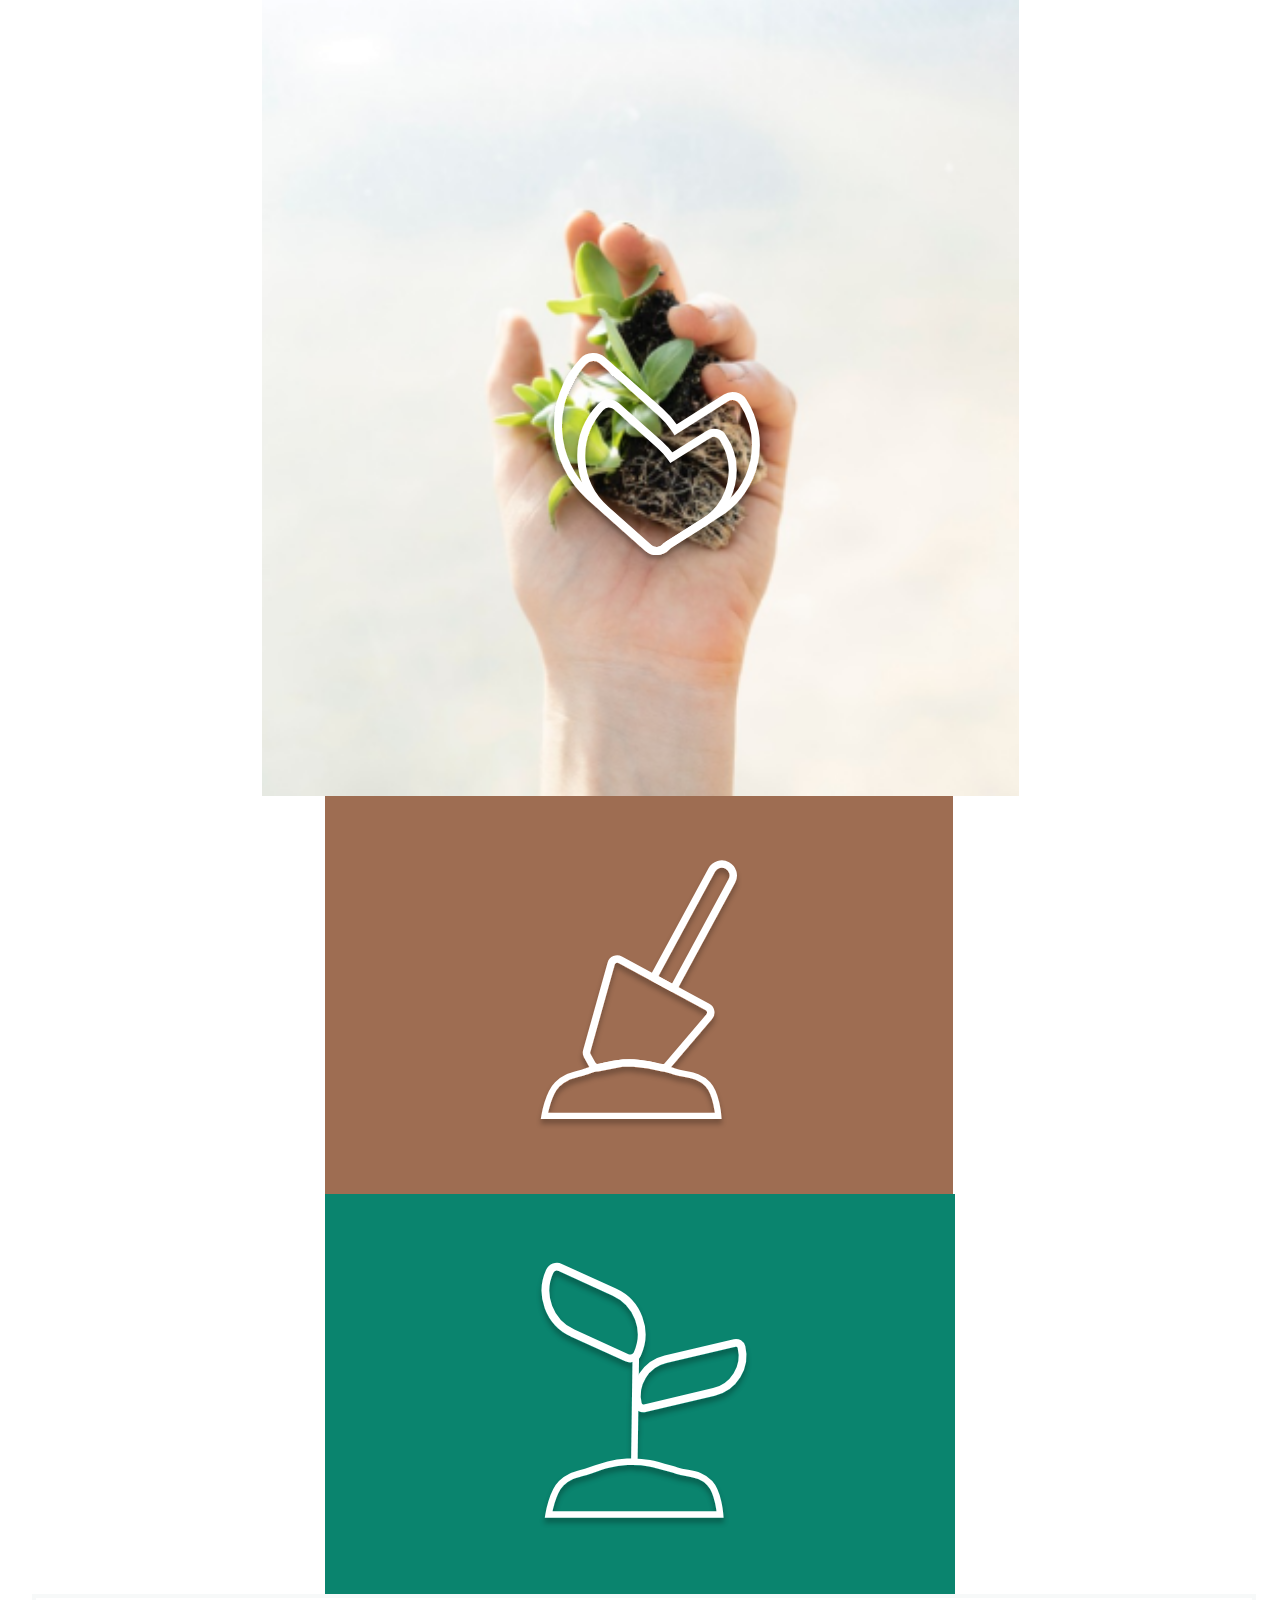
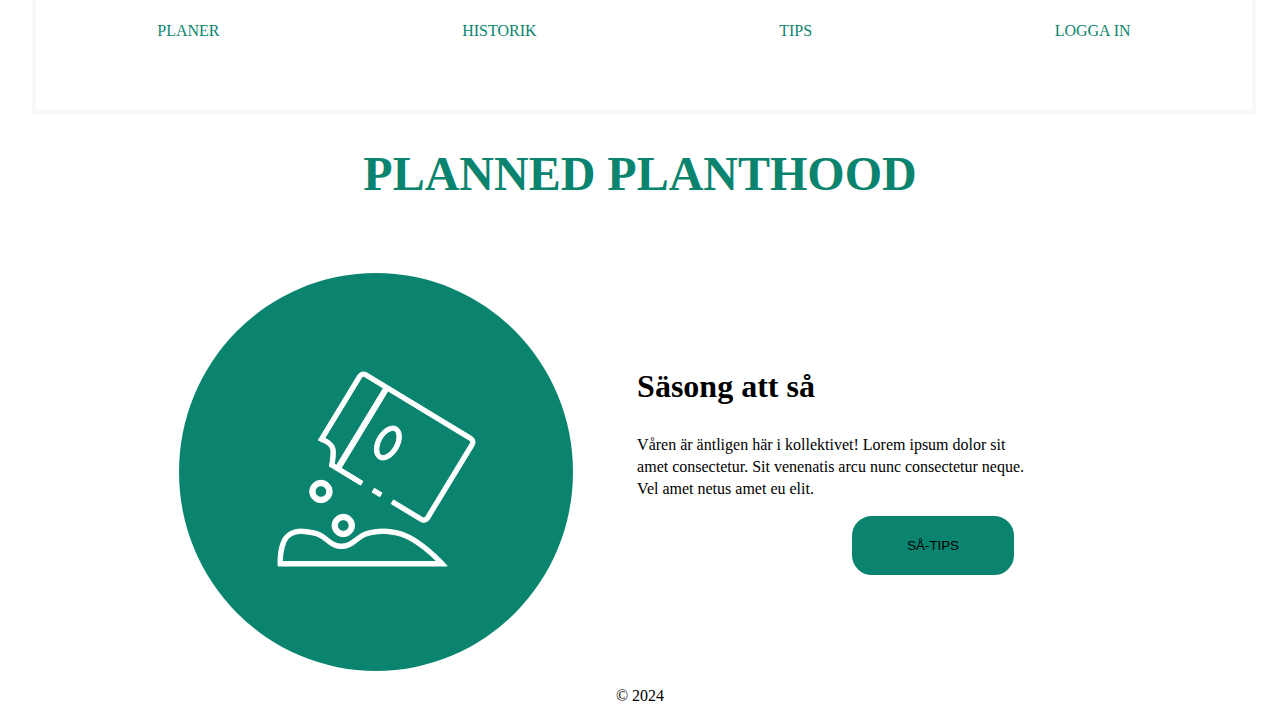
<file: index.html>
<!DOCTYPE html>
<html lang="en">
<head>
    <meta charset="UTF-8">
    <meta name="viewport" content="width=device-width, initial-scale=1.0">
    <title>Planthood</title>
    <link rel="stylesheet" href="index.css">
    <link rel="stylesheet" href="hero.css">
    <link rel="stylesheet" href="nav.css">
    <link rel="stylesheet" href="veckorseed.css">
</head>
<body>

 
    
      <section class="main">

        <section class="hero">
            <img id="logo" src="images/Logo.svg" alt="">
           <img  id="menu" src="/images/menu.png" alt="">
        </section>

        <section class="dig-seedling">
            <img id="dig" src="images/dig.svg" alt="">
            <img id="seedling" src="images/seedling.svg" alt="">
          </section>
     
      
    
        
      </section>

      <header class="header head">
        <nav><a href="#"> PLANER</a></nav>
        <nav><a href="#">HISTORIK</a></nav>
        <nav><a href="#">TIPS</a></nav>
        <nav><a href="#">LOGGA IN</a></nav>
    </header>








      <main class="veckoorseed">

           

            <h1>PLANNED PLANTHOOD</h1>
   
            <section class="article">
          
                <article class="article-img"> 
                      
                    <img src="images/Vectorseedpackage.svg" alt="">

                </article>
               
                <article  class="article-div">

                    <h2>Säsong att så</h2>
                    <p>Våren är äntligen här i kollektivet! 
                        Lorem ipsum dolor sit amet consectetur. 
                        Sit venenatis arcu nunc consectetur neque.
                        Vel amet netus amet eu elit.</p>
                        <button class="btn-button">SÅ-TIPS</button>
                    

                </article>
                    
            </section>

            
            
        
      </main>
   

    
 

      
     
         
     


    <footer>
        <p>&copy; 2024</p>
    </footer>
    
</body>
</html>
</file>
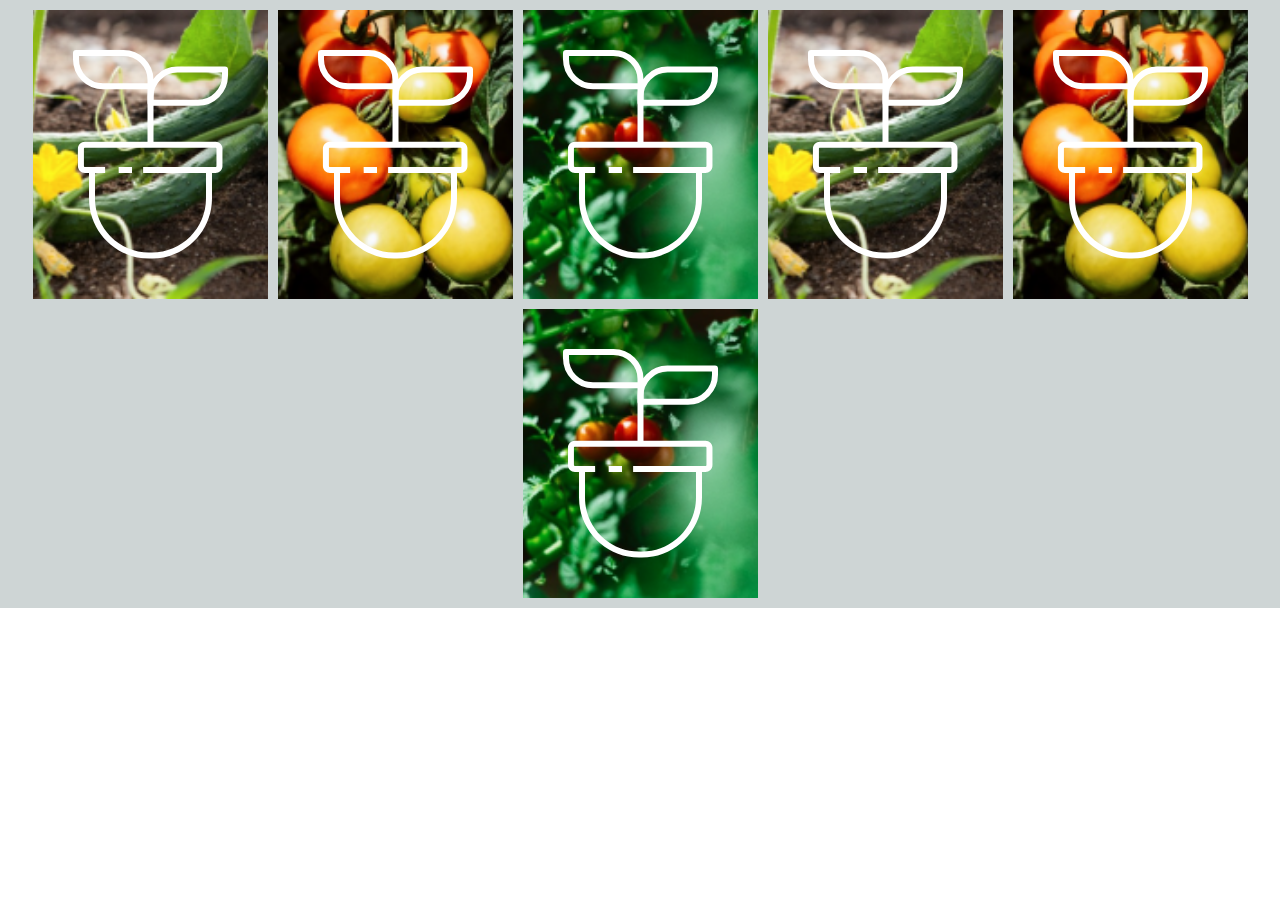
<file: page-2/index.html>
<!DOCTYPE html>
<html lang="en">
<head>
    <meta charset="UTF-8">
    <meta name="viewport" content="width=device-width, initial-scale=1.0">
    <title>Våra planerade planteringar</title>
    <link rel="stylesheet" href="index.css">
</head>
<body>
    <article class="vegetables">
            <img class="plant-1" src="/images/plant.svg" alt="">
            <img class="plant-2" src="/images/plant.svg" alt="">
            <img class="plant-3" src="/images/plant.svg" alt="">

            <img class="plant-1" src="/images/plant.svg" alt="">
            <img class="plant-2" src="/images/plant.svg" alt="">
            <img class="plant-3" src="/images/plant.svg" alt="">
    </article>
</body>
</html>
</file>
<file: index.css>
body{
    margin: 0;
    box-sizing: border-box;
   overflow-x: hidden;
    text-align: center;
   
}

.main{
    
   
    display: flex;
    justify-content: center;
    flex-wrap: wrap;

  
   

   
}




.dig-seedling{
    display: flex;
    flex-direction: column;
}

.veckorseed{
   background-color: #FFFFFF;
}

/*fOOTER*/
footer{
    text-align: center;
    margin-bottom: 0;
}


@media screen and (max-width: 600px) {
      .main{
        flex-direction: column;
      }

     

      .veckoorseed .article{
        text-align: center;
        display: flex;
        justify-content: center;
        flex-direction: column-reverse;
    
    }


    
    
    .article-img{

   
        background-color: #0A846E;
        width: 14rem;
        height: 12rem;
        border-radius: 116%;
        margin: 0 auto;


    }


    .veckoorseed .article-div h2{
        text-align: center;
    
    }

    .veckoorseed .article-div   p{
   

       
        text-align: center;
        
    
    }

    .veckoorseed .article .article-div{
        display: flex;
        flex-direction: column;
        
    }
    .btn-button{
        justify-content: center;
        margin: 0 12rem 0 2rem;
    }


    
}
</file>
<file: hero.css>
.main .hero{
    background-image: url(images/MicrosoftTeams-image\ \(5\).png);
    background-repeat: no-repeat;
    background-size: cover;
    background-position: center;



  
    width: 501px;
    height: 540px;
    padding: 8rem;

  

  
}
.main .hero #logo{
    margin: 41% 28%;
    padding: 4%;
}
.main .hero #menu{
    visibility:hidden;
}
/*End*/

/*Hero goes to second div which is within MAIN div called [main]*/

.main .dig-seedling #dig{
    background-color:#9E6D52;
    width: 500px;/*23rem*/
    height:270px;/*15rem*/
    padding: 4rem;
    
   
  
  
}


.main .dig-seedling #seedling{
    background-color:#0A846E;
    width: 500px;/*23rem*/
    height:270px;/*15rem*/
    border: 1px solid #0A846E;
    padding: 4rem;

  


   
}

/*End*/


@media screen and (max-width: 600px) {

    .main .hero #menu{
        visibility:visible;
    }
    .hero #menu {
        position:absolute;
        top: 1rem;
        right: 2rem;
        width: 5rem;
       
    }

    
   

}
</file>
<file: nav.css>
.header{
       
    display: flex;
    justify-content: space-around;

 

}

.head{
    border: 4px solid  #F7F9F9;
    
    width: 95%;
    height: 4rem;
    padding: 1.5rem 0;

    margin-left: 2rem;

}

 .header 
 nav 
 a
 {
    text-decoration: none;
    color: #0A846E;
   
}


.header 
nav 

{

   text-align: center;


}
a{
    text-align: center;
}



@media screen and (max-width: 600px) {


    .header{
       
        visibility: hidden;        
    
    }
   
   

}
</file>
<file: veckorseed.css>
.veckoorseed .article{
    text-align: center;
    display: flex;
    justify-content: center;
  
    

}
.veckoorseed  h1{
    font-size: 48px;
    color: #0A846E;;
    font-weight: 500px;
    margin-bottom: 1.5em;
}

.veckoorseed  h2{
   

    font-family: Open Sans;
    font-size: 32px;
    font-weight: 700;
    line-height: 44px;
    letter-spacing: 0em;
    text-align: left;

}


.veckoorseed  p{
   

    font-family: Open Sans;
    font-size: 16px;
    font-weight: 400;
    line-height: 22px;
    letter-spacing: 0em;
    text-align: left;
    

}



.article-img{

    background-color: #0A846E;

    border-radius: 115%;

    padding: 6.1em;
}

.veckoorseed .article .article-div{
    width: 400px;
    height: 270px;
    margin: 4rem;
}


.veckoorseed .article .article-div .btn-button{
    background-color: #0A846E;
    border: 2px solid #0A846E;
    border-radius: 1.5em;
    padding: 1.5em 4em;
    
    position: relative;
    left: 6rem;
}
</file>
<file: page-2/index.css>
body{
    margin: 0;
    padding: 0;
    box-sizing: border-box;
    height: 100%;
}
.vegetables{
    background-color: rgb(206, 213, 213);
    padding: 10px;
    height: 100%;
    display: flex;
    gap: 10px;
    justify-content: center;
    flex-wrap: wrap;
    
}
.plant-1{
    background-image: url(/images/MicrosoftTeams-image\ \(6\).png);
    background-position: center;
    background-repeat: no-repeat;
    background-size: cover;


    
}

.plant-2{
    background-image: url(/images/MicrosoftTeams-image\ \(7\).png);
    background-position: center;
    background-repeat: no-repeat;
    background-size: cover;
    
}

.plant-3{
    background-image: url(/images/MicrosoftTeams-image\ \(9\).png);
    background-position: center;
    background-repeat: no-repeat;
    background-size: cover;
    
}
.vegetables >img{
   padding: 40px;
  

}
</file>
